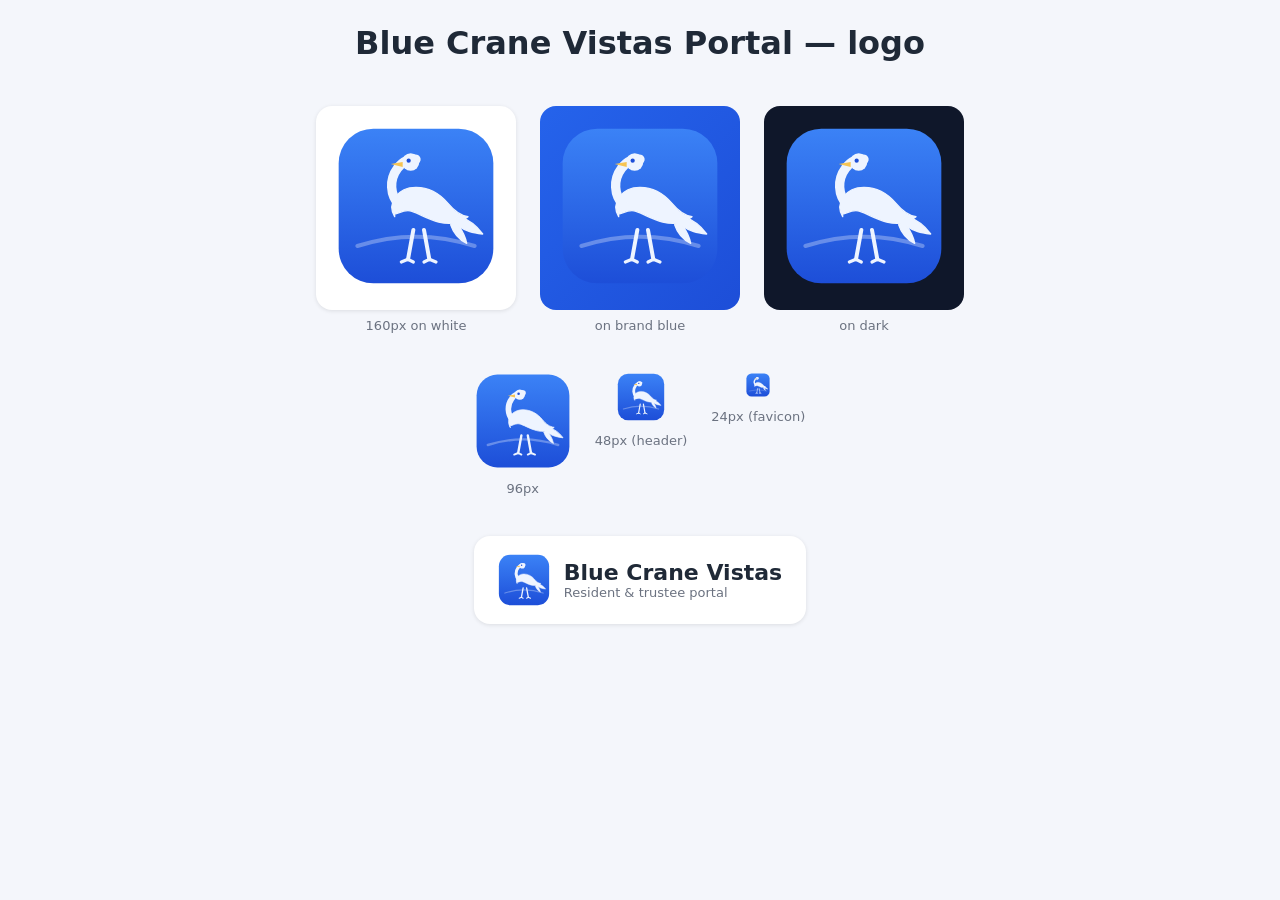
<file: assets/logo-preview.html>
<!DOCTYPE html>
<html lang="en">
<head>
<meta charset="UTF-8" />
<meta name="viewport" content="width=device-width, initial-scale=1.0" />
<title>Blue Crane Vistas — Logo preview</title>
<style>
  body { font-family: system-ui, sans-serif; margin: 0; background: #f4f6fb; color: #1f2937; }
  h1 { text-align: center; padding: 24px; margin: 0; }
  .row { display: flex; flex-wrap: wrap; gap: 24px; justify-content: center; padding: 20px; }
  .swatch { text-align: center; }
  .swatch p { font-size: 13px; color: #6b7280; margin: 8px 0 0; }
  .onlight { background:#fff; padding:20px; border-radius:16px; box-shadow:0 1px 4px rgba(0,0,0,.1); }
  .ondark  { background:#0f172a; padding:20px; border-radius:16px; }
  .onbrand { background:linear-gradient(135deg,#2563eb,#1d4ed8); padding:20px; border-radius:16px; }
  .lockup { display:flex; align-items:center; gap:14px; background:#fff; padding:18px 24px;
            border-radius:16px; box-shadow:0 1px 4px rgba(0,0,0,.1); }
  .lockup .t1 { font-size:22px; font-weight:700; }
  .lockup .t2 { font-size:13px; color:#6b7280; }
</style>
</head>
<body>
  <h1>Blue Crane Vistas Portal — logo</h1>

  <div class="row">
    <div class="swatch"><div class="onlight"><img src="logo.svg" width="160" /></div><p>160px on white</p></div>
    <div class="swatch"><div class="onbrand"><img src="logo.svg" width="160" /></div><p>on brand blue</p></div>
    <div class="swatch"><div class="ondark"><img src="logo.svg" width="160" /></div><p>on dark</p></div>
  </div>

  <div class="row">
    <div class="swatch"><img src="logo.svg" width="96" /><p>96px</p></div>
    <div class="swatch"><img src="logo.svg" width="48" /><p>48px (header)</p></div>
    <div class="swatch"><img src="logo.svg" width="24" /><p>24px (favicon)</p></div>
  </div>

  <div class="row">
    <div class="lockup">
      <img src="logo.svg" width="52" />
      <div>
        <div class="t1">Blue Crane Vistas</div>
        <div class="t2">Resident &amp; trustee portal</div>
      </div>
    </div>
  </div>
</body>
</html>
</file>
